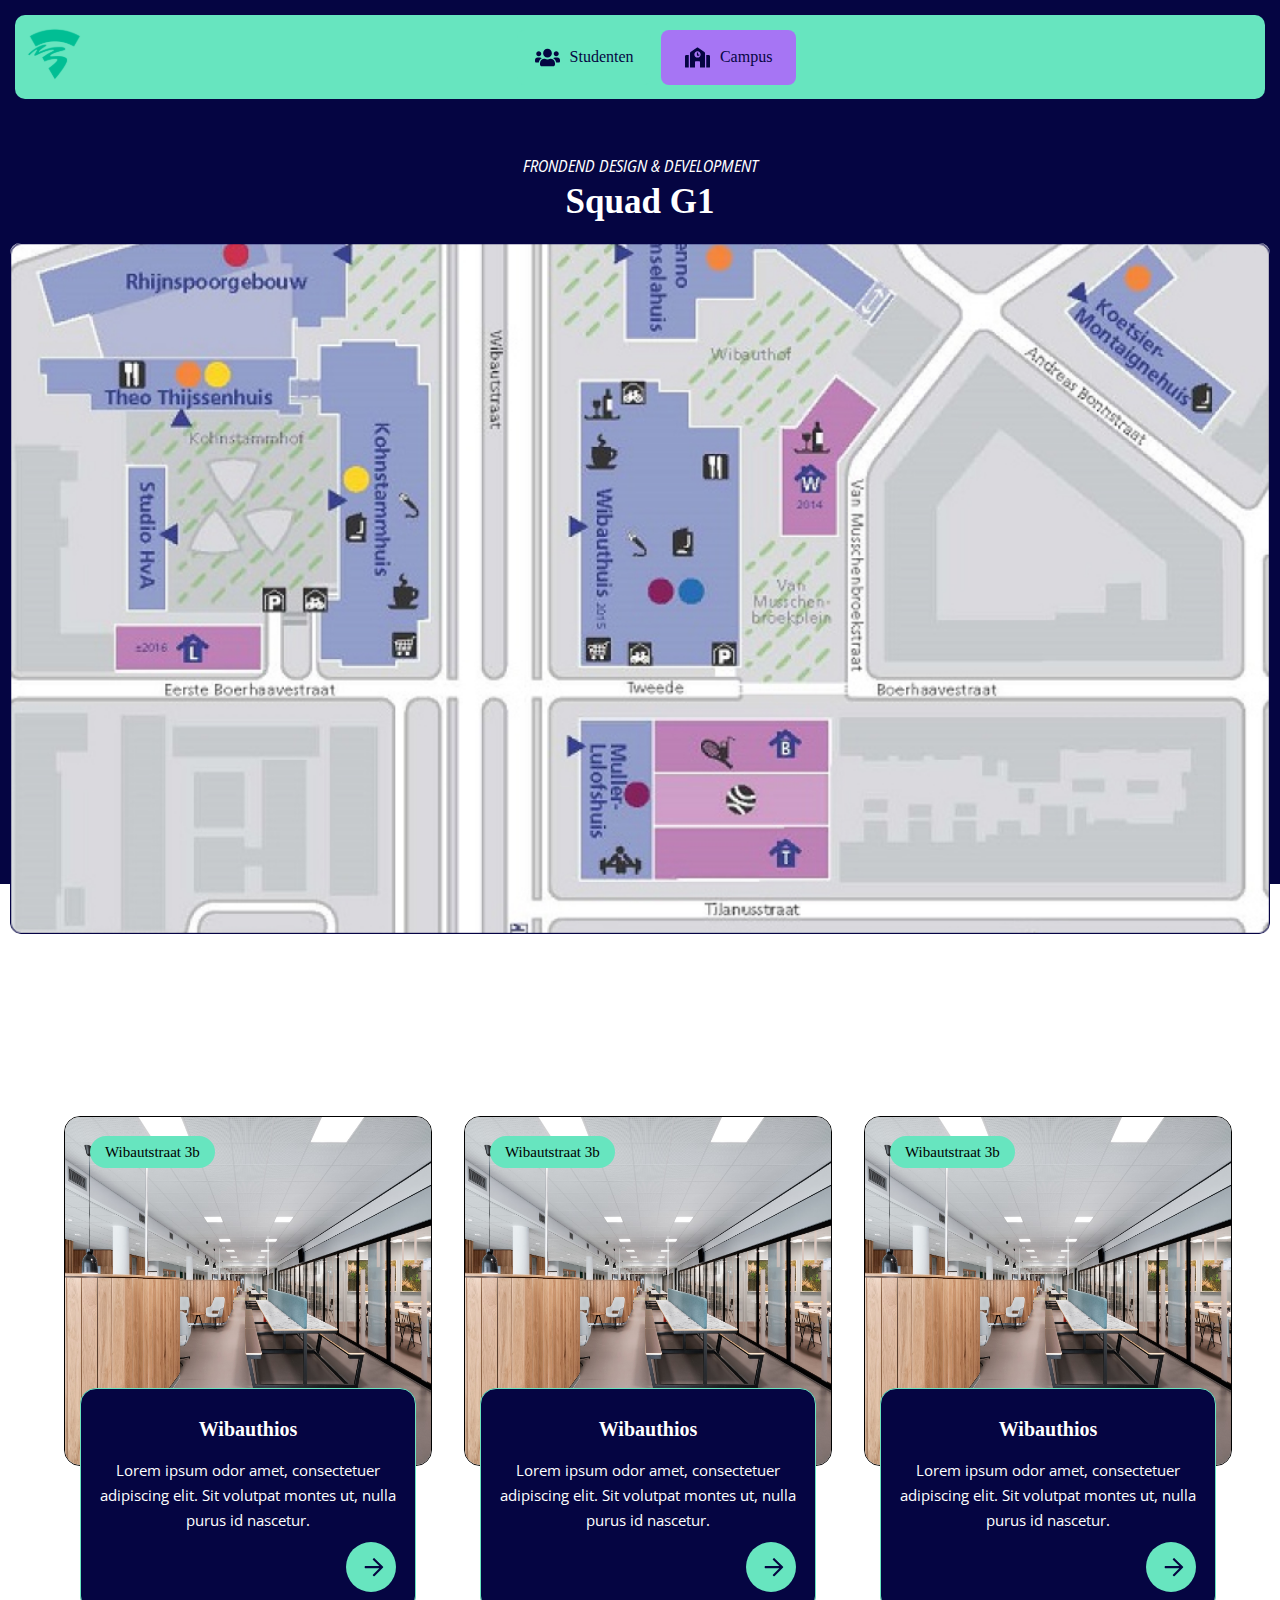
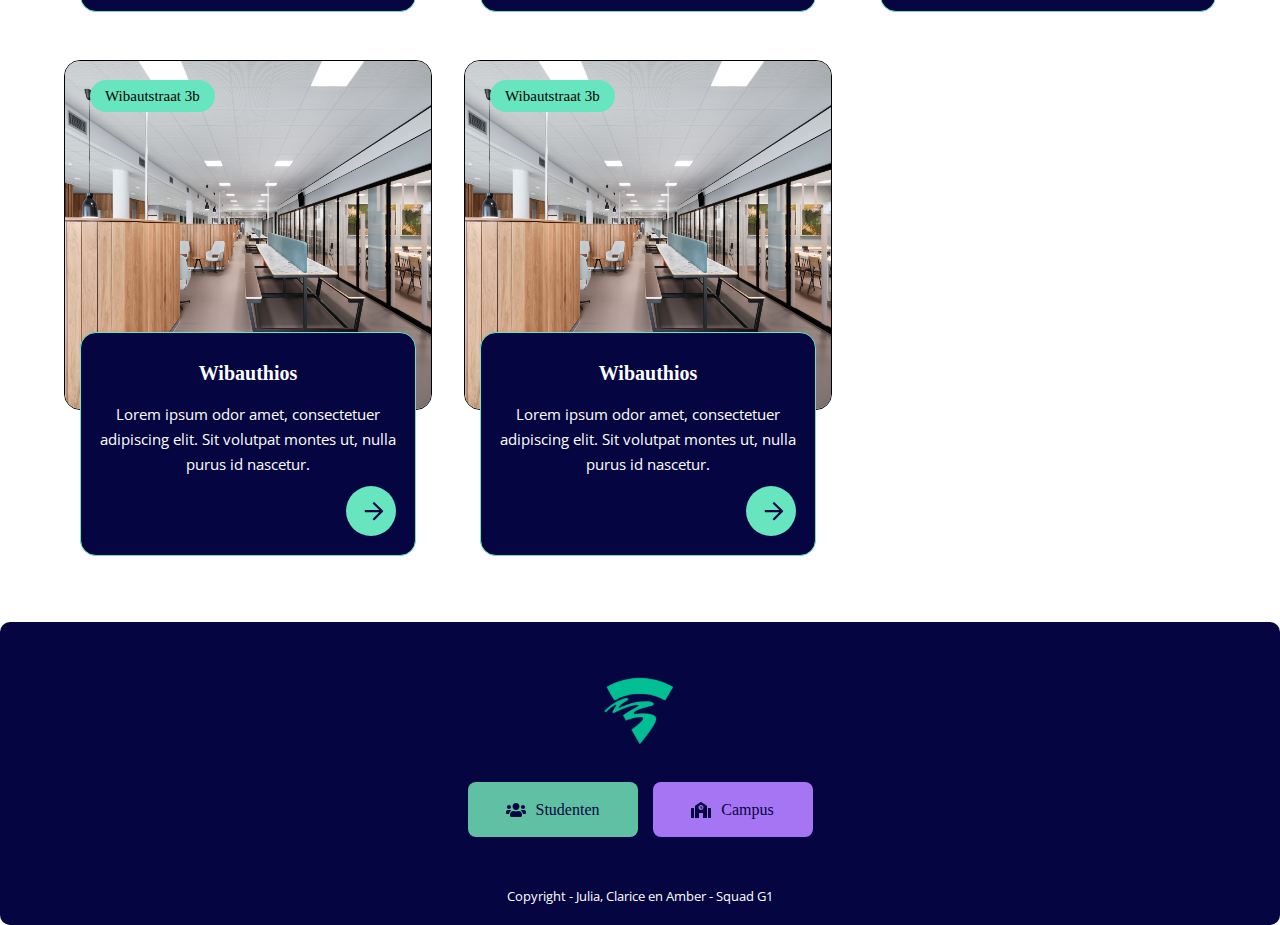
<file: amber-campus.html>
<!DOCTYPE html>
<html lang="en">

<head>
    <meta charset="UTF-8">
    <meta name="viewport" content="width=device-width, initial-scale=1.0">
    <title>Document</title>
    <link rel="stylesheet" href="styles/style.css">

</head>

<body>
    <!-- HIER START DE NAVIGATIEBAR -->
    <main class="campus">
    <!-- GROENE NAVIGATIEBALK -->
     <section class="campus-top">
        <header class="navbar-green">
            <nav>
                <a href="amber.html"><img src="/assets/logo-fdnd.svg" alt="logo Frondend Design & Development"></a>
                <div class="nav-buttons">
                    <a class="button-student-header" href="amber.html#card-content">
                        <img src="assets/icon-studenten.svg" alt="icon user studenten">Studenten</a>
                    <a class="button-campus-header" href="amber-campus.html">
                        <img src="assets/icon-campus.svg" alt="icon campus">Campus</a>
                </div>
            </nav>
        </header> 
        <!-- HIER START DE BANNER -->
        <section class="campus-banner">
            <header>
                <sup><em>FRONDEND DESIGN & DEVELOPMENT</em></sup>
                <h1>Squad G1</h1>
            </header>
            <img class="map-image" src="assets/banner-map-campus-hva.jpg" alt="Banner vector school">
        </section>
     </section>
    <!-- HIER START DE CAMPUS GRID -->
    <section class="campus-page-listing-grid">
        <div class="campus-container">
            <ul class="campus-grid-page">
                <li>
                    <span>Wibautstraat 3b</span>
                    <img src="assets/wibaut-bibliotheek.jpg" alt="Wibauthuis" />
                    <h3>Wibauthios</h3>
                    <p>Lorem ipsum odor amet, consectetuer adipiscing elit. Sit volutpat montes ut, nulla purus
                        id nascetur.</p>
                    <a href="#"><img src="assets/arrow-right-squad.svg" alt="icon arrow right"></a>
                </li>
                <li>
                    <span>Wibautstraat 3b</span>
                    <img src="assets/wibaut-bibliotheek.jpg" alt="Wibauthuis" />
                    <h3>Wibauthios</h3>
                    <p>Lorem ipsum odor amet, consectetuer adipiscing elit. Sit volutpat montes ut, nulla purus
                        id nascetur.</p>
                    <a href="#"><img src="assets/arrow-right-squad.svg" alt="icon arrow right"></a>
                </li>
                <li>
                    <span>Wibautstraat 3b</span>
                    <img src="assets/wibaut-bibliotheek.jpg" alt="Wibauthuis" />
                    <h3>Wibauthios</h3>
                    <p>Lorem ipsum odor amet, consectetuer adipiscing elit. Sit volutpat montes ut, nulla purus
                        id nascetur.</p>
                    <a href="#"><img src="assets/arrow-right-squad.svg" alt="icon arrow right"></a>
                </li>
                <li>
                    <span>Wibautstraat 3b</span>
                    <img src="assets/wibaut-bibliotheek.jpg" alt="Wibauthuis" />
                    <h3>Wibauthios</h3>
                    <p>Lorem ipsum odor amet, consectetuer adipiscing elit. Sit volutpat montes ut, nulla purus
                        id nascetur.</p>
                    <a href="#"><img src="assets/arrow-right-squad.svg" alt="icon arrow right"></a>
                </li>
                <li>
                    <span>Wibautstraat 3b</span>
                    <img src="assets/wibaut-bibliotheek.jpg" alt="Wibauthuis" />
                    <h3>Wibauthios</h3>
                    <p>Lorem ipsum odor amet, consectetuer adipiscing elit. Sit volutpat montes ut, nulla
                        purus
                        id nascetur.</p>
                    <a href="#"><img src="assets/arrow-right-squad.svg" alt="icon arrow right"></a>
                </li>
            </ul>
        </div>
    </section>
    </main>

    <!-- DIT IS DE FOOTER -->
    <footer>
        <a href="amber.html"><img src="/assets/logo-fdnd.svg" alt="logo Frondend Design & Development"></a>
        <div class="buttons-footer">
            <a class="button-student-footer" href="amber.html#card-content">
                <img src="assets/icon-studenten.svg" alt="icon student">
                Studenten
            </a>
            <a class="button-campus-footer" href="amber-campus.html">
                <img src="assets/icon-campus.svg" alt="icon campus">
                Campus
            </a>
        </div>
        <p>Copyright - Julia, Clarice en Amber - Squad G1</p>
    </footer>

    <script src="scripts/script.js"></script>

</body>

</html>
</file>
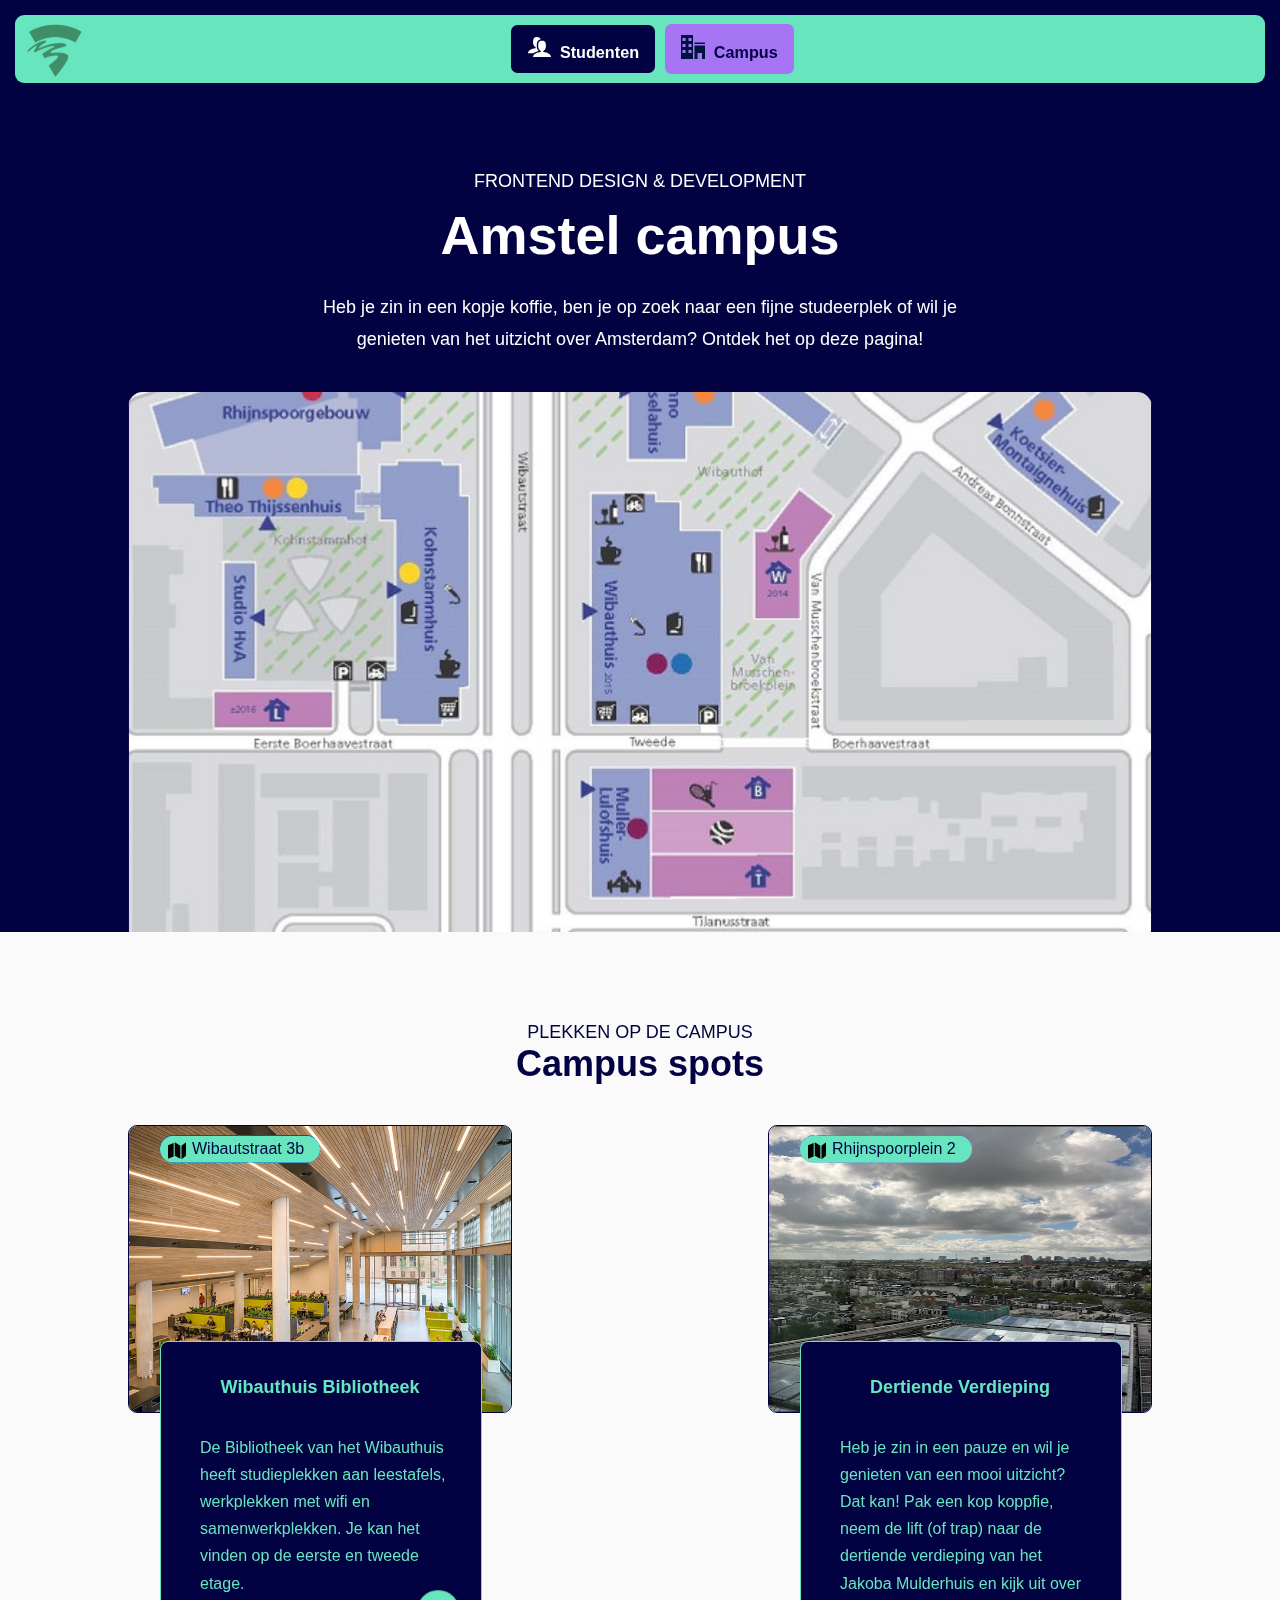
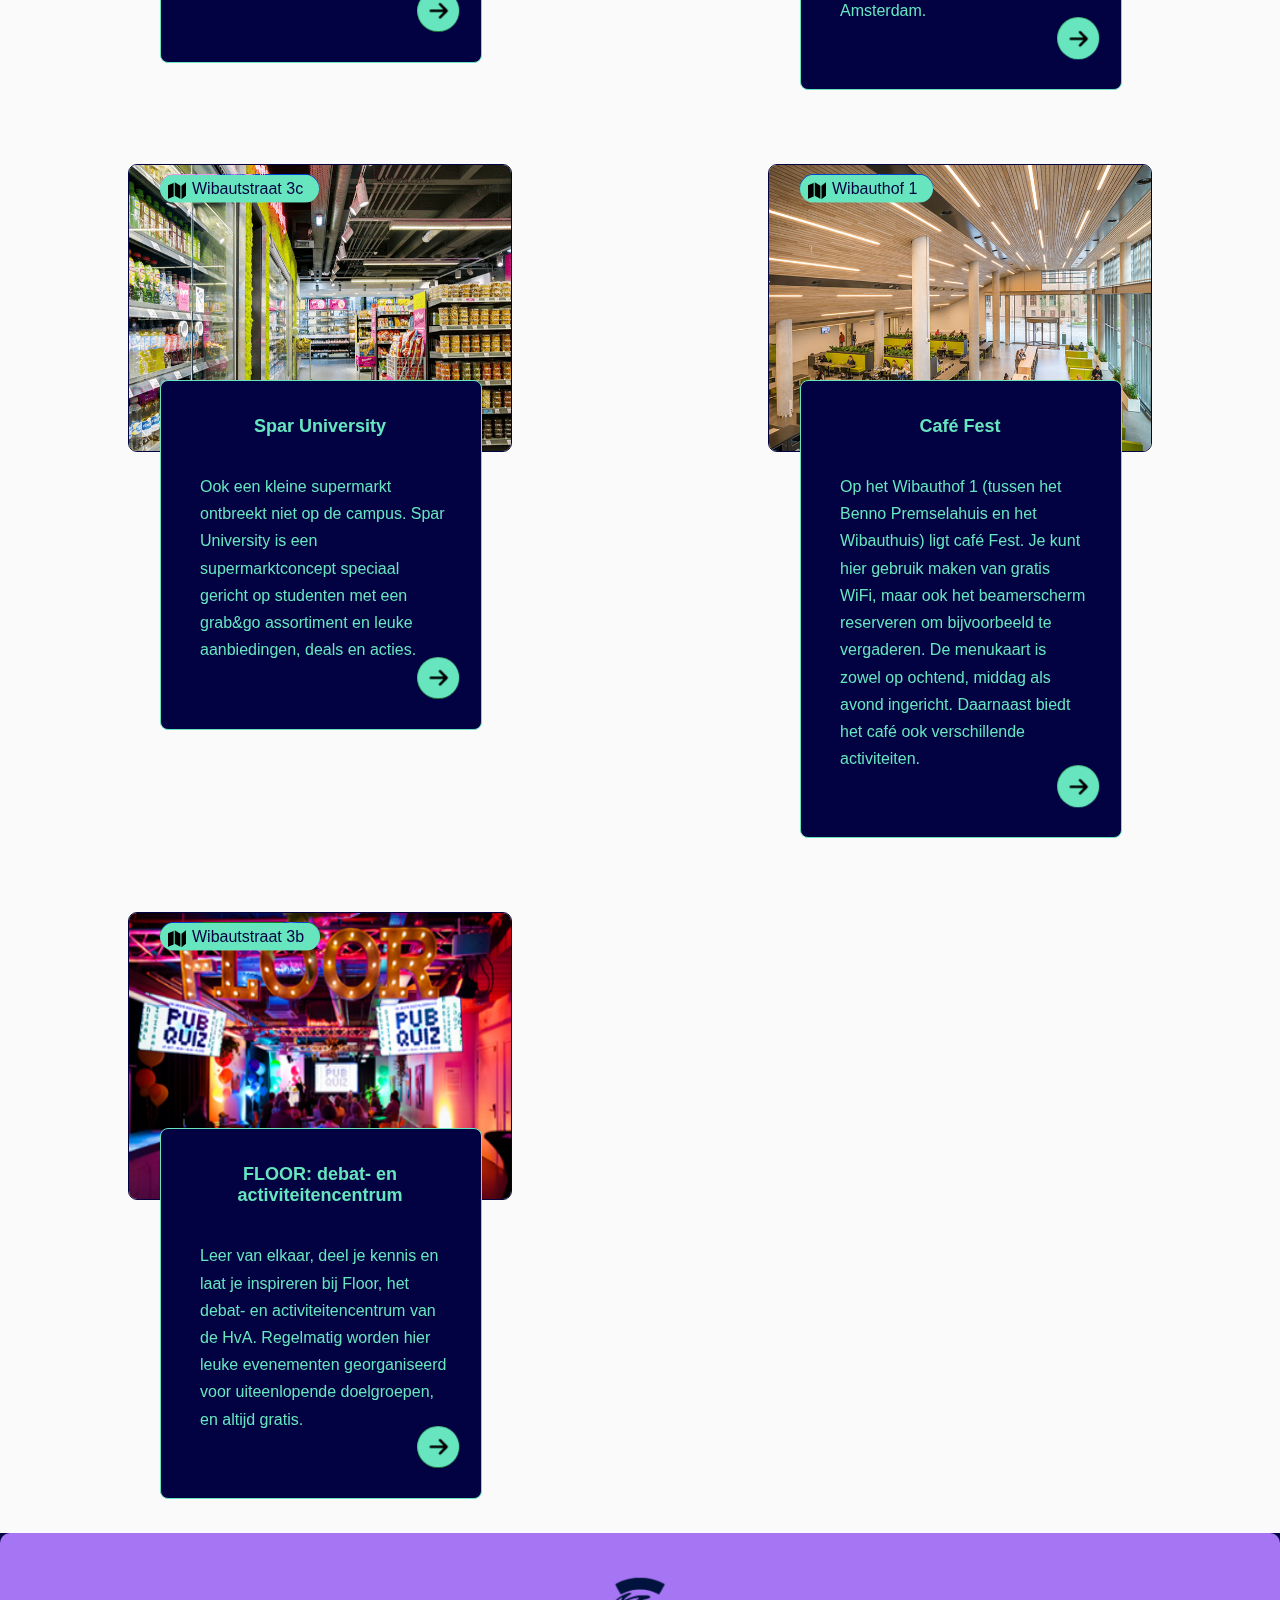
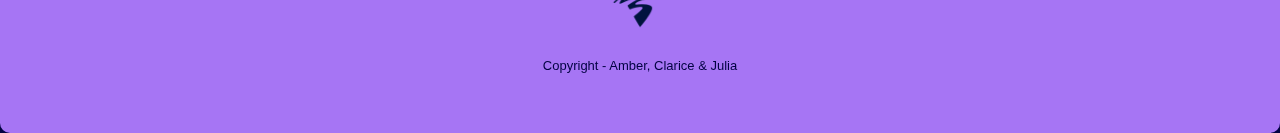
<file: campus.html>
<!DOCTYPE html>
<html lang="en">

<head>
    <meta charset="UTF-8">
    <meta name="viewport" content="width=device-width, initial-scale=1.0">
    <title>squadpages groep de eendtjes</title>
    <link rel="stylesheet" href="styles/styles.css">
</head>

<body class="body-campus">
    <div class="body-campus">
        <!-- Navigatie met 2 links naar een pagina -->
        <nav class="nav-campus">
            <a class="hva-logo" href="index.html"><img src="./assets/logo-hva-dark.svg" alt="logo van hva"></a>
            <span class="buttons-nav">
                <a class="button-studenten button-studenten-campus" href="index.html"><img
                        src="./assets/julia/svg-icons/studenten.svg" alt="icoon van groep studenten">Studenten</a>
                <a class="button-campus" href="campus.html"><img src="./assets/julia/svg-icons/campus.svg"
                        alt="icoon van school gebouw">Campus</a>
            </span>
        </nav>

        <!-- Header met titel, ondertitel, uitleg een een afbeelding -->
        <header class="header-campus">
            <h3>Frontend Design & Development</h3>
            <h1>Amstel campus</h1>
            <p>Heb je zin in een kopje koffie, ben je op zoek naar een fijne studeerplek of wil je genieten van het
                uitzicht
                over Amsterdam? Ontdek het op deze pagina!</p>
            <img src="./assets/campus-map.svg"
                alt="vector illustratie van een groep die les krijgt en achter hun laptop zit">
        </header>

        <main>
            <!-- Grid met campus cards -->
            <article class="campus-campus">
                <h3>Plekken op de campus</h3>
                <h2>Campus spots</h2>

                <ul class="campus-grid">
                    <!-- ITEM 1 -->
                    <li class="slider-content">
                        <p class="slider-content-locatie">Wibautstraat 3b</p>
                        <img src="./assets//julia/wibaut-bieb.jpg"
                            alt="afbeelding van de bibliotheek aan de Wibautstraat">
                        <h4>Wibauthuis Bibliotheek</h4>
                        <p class="slider-content-tekst">De Bibliotheek van het Wibauthuis heeft studieplekken aan
                            leestafels, werkplekken met wifi en samenwerkplekken. Je kan het vinden op de eerste en
                            tweede etage. </p>
                        <a href="https://www.hva.nl/locaties/bibliotheeklocaties/wibauthuis-bibliotheek.html"></a>
                    </li>

                    <!-- ITEM 2 -->
                    <li class="slider-content">
                        <p class="slider-content-locatie">Rhijnspoorplein 2</p>
                        <img src="./assets/dertiende.png" alt="afbeelding van de bibliotheek aan de Wibautstraat">
                        <h4>Dertiende Verdieping</h4>
                        <p class="slider-content-tekst">Heb je zin in een pauze en wil je genieten van een mooi
                            uitzicht? Dat kan! Pak een kop koppfie, neem de lift (of trap) naar de dertiende verdieping
                            van het Jakoba Mulderhuis en kijk uit over Amsterdam. </p>
                        <a
                            href="https://www.hva.nl/amstelcampus/de-amstelcampus/gebouwen/jakoba-mulderhuis/jakoba-mulderhuis.html"></a>
                    </li>

                    <!-- ITEM 3 -->
                    <li class="slider-content">
                        <p class="slider-content-locatie">Wibautstraat 3c</p>
                        <img src="./assets//julia/sparuniversity.png"
                            alt="afbeelding van de bibliotheek aan de Wibautstraat">
                        <h4>Spar University</h4>
                        <p class="slider-content-tekst">Ook een kleine supermarkt ontbreekt niet op de campus. Spar
                            University is een supermarktconcept speciaal gericht op studenten met een grab&go
                            assortiment en leuke aanbiedingen, deals en acties. </p>
                        <a href="https://www.spar.nl/winkels/spar-university-hva-amsterdam-451/"></a>
                    </li>

                    <!-- ITEM 4 -->
                    <li class="slider-content">
                        <p class="slider-content-locatie">Wibauthof 1</p>
                        <img src="./assets//julia/wibaut-bieb.jpg"
                            alt="afbeelding van de bibliotheek aan de Wibautstraat">
                        <h4>Café Fest</h4>
                        <p class="slider-content-tekst">Op het Wibauthof 1 (tussen het Benno Premselahuis en het
                            Wibauthuis) ligt café Fest. Je kunt hier gebruik maken van gratis WiFi, maar ook het
                            beamerscherm reserveren om bijvoorbeeld te vergaderen. De menukaart is zowel op ochtend,
                            middag als avond ingericht. Daarnaast biedt het café ook verschillende activiteiten. </p>
                        <a href="https://cafefest.nl/"></a>
                    </li>

                    <!-- ITEM 5 -->
                    <li class="slider-content">
                        <p class="slider-content-locatie">Wibautstraat 3b</p>
                        <img src="./assets//julia/floorhva.png" alt="afbeelding van de bibliotheek aan de Wibautstraat">
                        <h4>FLOOR: debat- en activiteitencentrum</h4>
                        <p class="slider-content-tekst">Leer van elkaar, deel je kennis en laat je inspireren bij Floor,
                            het debat- en activiteitencentrum van de HvA. Regelmatig worden hier leuke evenementen
                            georganiseerd voor uiteenlopende doelgroepen, en altijd gratis. </p>
                        <a href="https://www.hva.nl/floor"></a>
                    </li>

                    <!-- ITEM 6 -->
                </ul>



            </article>
        </main>

        <footer>
            <a href="index.html"><img src="./assets/logo-hva.png" alt="logo"></a>
            <p>Copyright - Amber, Clarice & Julia</p>
        </footer>

    </div>

    <script src="scripts/script.js"></script>
</body>

</html>
</file>
<file: styles/style.css>
* {
	box-sizing:border-box;	
  margin: 0;
}

@font-face {
  font-family: 'Open Sans extra bold';
  src: url('../assets/open-sans/OpenSans-ExtraBold.ttf');
  src: url('../assets/open-sans/OpenSans-Regular.ttf');
  src: url('../assets/open-sans/OpenSans_SemiCondensed-Italic.ttf');
}

@font-face {
  font-family: 'Open Sans regular';
  src: url('../assets/open-sans/OpenSans-Regular.ttf');
}

@font-face {
  font-family: 'Open Sans semi condensed italic';
  src: url('../assets/open-sans/OpenSans_SemiCondensed-Italic.ttf');
}

main {
  margin: 0;
}

html {
  margin: 0;
}

/* NAVIGATIEBAR */

header.navbar {
  padding: 5px 15px 15px;
  position: sticky;
  top: 10px;
  overflow: hidden;
  z-index: 99;
}
header.navbar nav {
  background-color: #050542;
  border: 10px;
  border-radius: 10px;
  display: flex;
  padding: 10px;
  justify-content: space-between;
  gap: 0 30px;
}

.nav-buttons {
  margin: auto;
  display: flex;
  flex-direction: row;
  gap: 10px;
}

.nav-buttons button {
    transition: ease-in-out 0.2s;
}

.nav-buttons a {
  color: #050542;
  text-decoration: none;
}

/* LOGO FDND */

header.navbar img{
  width: 60px;
}

/* BUTTON STUDENT */

a.button-student-header {
  background-color: #67E5BF;
  display: flex;
  flex-direction: row;
  justify-content: center;
  border: none;
  height: 55px;
  width: 40%;
  align-items: center;
  border-radius: 8px;
  padding-left: 25px;
  padding-right: 25px;
  font-family: 'Open Sans';
  color: #050542; 
  text-decoration: none;
  gap: 10px;
}

/* BUTTON CAMPUS */

a.button-campus-header {
  background-color: #A675F4;
  display: flex;
  flex-direction: row;
  justify-content: center;
  border: none;
  height: 55px;
  width: 40%;
  align-items: center;
  border-radius: 8px;
  padding-left: 25px;
  padding-right: 25px;
  font-family: 'Open Sans';
  color: #050542; 
  text-decoration: none;
  gap: 10px;
  font-size: 1em;
}

a.button-campus-header img {
  width: 30px;
}

/* HIER KOMT DE BANNER */

section.banner {
  padding: 50px 10px 0 10px;
  margin: auto;
  display: flex;  justify-content: center;
  flex-direction: column;
}

section.banner sup {
  text-align: center;
  font-family: 'Open Sans semi condensed italic';
  font-size: 17px;
  margin-bottom: 0.2em;
}

section.banner h1 {
  text-align: center;
  font-family: 'Open Sans';
  font-size: 35px;
  font-weight: 800;
  margin-bottom: 0.6em;
}

section.banner p {
  text-align: center;
  padding-bottom: 30px;
  font-family: 'Open Sans regular';
  font-size: 16px;
  line-height: 25px;
}

section.banner img.vector{
  width: 100%;
  height: auto;
}

/* BUTTONS BANNER */

.buttons-banner {
  display: flex;
  flex-direction: column;
  align-items: center;
  align-self: center;
  gap: 10px;
  padding-bottom: 30px;
}

/* SQUAD BUTTON */

a.squad {
  background-color: #A675F4;
  display: flex;
  flex-direction: row;
  justify-content: center;
  border: none;
  height: 55px;
  align-items: center;
  border-radius: 8px;
  padding-left: 25px;
  padding-right: 25px;
  font-size: 16px;
  font-family: 'Open Sans';
  color: #050542; 
  text-decoration: none;
  gap: 10px;
}

a.squad img {
  width: 15px;
  height: 15px;
}

/* CAMPUS BUTTON */

a.campus {
  display: flex;
  flex-direction: row;
  justify-content: center;
  border: none;
  height: 55px;
  align-items: center;
  border-radius: 8px;
  padding-left: 25px;
  padding-right: 25px;
  font-family: 'Open Sans';
  font-size: 16px;
  color: #050542; 
  text-decoration: none;
  gap: 10px;
}

a.campus img {
  width: 15px;
  height: 15px;
}

/* HIER KOMT DE ZOEKFUNCTIE FILTER */

form {
  align-self: center;
  padding-bottom: 30px;
}

input {
  background-color: #5fc0a3;
  border: none;
  width: 300px;
  height: 55px;
  border-radius: 8px;
  margin-bottom: 30px;
  background-image: url('/assets/search-icon.svg');
  background-position: right 1.2em bottom 1.2em; 
  background-repeat: no-repeat;
  padding-left: 30px;
  padding-top: 6px;
  margin: auto;
}

input::placeholder {
  color: #050542;
  font-family: 'Open Sans medium';
  font-size: 15px;
  }

/* HIER KOMT DE CODE VOOR DE GRID LISTING CARDS VAN STUDENTEN */

section.card-content {
  padding: 40px 10px 50px 10px;
  background-color: #050542;
  display: flex;
  flex-direction: column;
}

.card-content ul {
  align-items: center;
  align-self: center;
  margin: 0;
  padding: 30px 0px 0px 0px;
  list-style-type: none;
  display: flex;
  flex-wrap: wrap;
  grid-template-columns: repeat(auto-fit, minmax(24em, 1 fr));
  grid-auto-flow: dense;
  justify-content: center;
}

li {
	position:relative;
	width:26em;
	padding:2em 1em 1em;
	display:grid;
	grid-template-rows:6em 15em 9em;
	grid-template-columns:1em 22em 1em;
	row-gap:1em;
}

li::before {
	content:"";
	color:red;
	grid-row-start:2;
	grid-row-end:4;
	grid-column-start:1;
	grid-column-end:4;
	border:solid 1px #67E5BF;
	border-radius:1em;
} 

.card-content h2 {
	grid-row-start:1;
	grid-row-end:3;
	grid-column-start:2;
	align-self:start;
	justify-self:center;
	translate:0 -50%;
	z-index:1;
	background-color: #A675F4;
  font-family: 'Open Sans';
  font-weight: 500;
  font-size: 16px;
	margin:0;
	padding:.5em 1em;
	border-radius:2em;
}

.card-content img {
  height: 350px;
	width:100%;
  object-fit: cover;
	grid-row-start:1;
	grid-column-start:2;
	border:solid 1px #67E5BF;
	border-radius:1em;
  transform: rotate(90deg);
   object-fit: cover;
  object-position: 50% 30%;
}

.card-content p {
  margin-top: 15px;
  margin-left: 10px;
  margin-right: 5px;
	grid-row-start:3;
	grid-column-start:2;
  color: #67E5BF;
  font-family: 'Open Sans regular';
  font-size: 15px;
  line-height: 25px;
  
}

.card-content li a {
	grid-row-start:3;
	grid-column-start:2;
  align-self: end;
  justify-self: end;
  background: #ddd;
  padding: 15px 10px 10px 15px;
  width: 50px;
  height: 50px;
  border-radius: 100px;
  margin-bottom: 20px;
}

.card-content a img {
	height: 20px;
  width: 20px;
  border: none;
  transform: rotate(0deg);
}

/* INFO BLOKKEN STUDENT CARDS */

img.icon-age {
  border: none;
  transform: rotate(0deg);
  object-fit: contain;
  vertical-align: middle;
  padding-right: 5px;
  width: 20px;
  height: 20px;
}

img.icon-map {
  border: none;
  transform: rotate(0deg);
  object-fit: contain;
  vertical-align: middle;
  padding-right: 5px;
  width: 18px;
  height: 18px;
}

.info p {
  background-color: #67E5BF;
  color: #050542;
  z-index: 5;
  font-size: 14px;
  height: 35px;
  align-items: center;
  padding: 5px 15px 15px 15px;
  border-radius: 30px;
  margin: 0;
}

li span {
  margin-left: 10px;
  margin-top: -35px;
  grid-row-start:3;
	grid-column-start:2;
  display: flex;
  justify-content: row;
  gap: 10px;
}

/* HIER ONDER VOLGT DE PAGINATION */

nav.pagination {
  padding-top: 1em;
  align-self: center;
}

nav.pagination a {
  color: #050542;
  float: left;
  padding: 9px 16px;
  text-decoration: none;
  transition: background-color .3s;
  border-radius: 8px;
}

/* Style the active/current link */
nav.pagination a.active {
  background-color: #67E5BF;
  color: #050542;
  border-radius: 8px;
  font-family: 'Open Sans';
}

/* Add a grey background color on mouse-over */
nav.pagination a:hover:not(.active) {
  background-color: #67E5BF;
  color: #050542;
  border-radius: 8px;
  font-family: 'Open Sans';
}

/* HIER KOMT DE CAMPUS BANNER */

section .campus-grid {
  display: flex;
  flex-direction: column;
  justify-content: center;
}

header.campus-banner {
  padding: 50px 10px 0px 10px;
  margin: auto;
  display: flex;  
  flex-direction: column;
  align-items: center;
}

header.campus-banner sup {
  text-align: center;
  font-family: 'Open Sans semi condensed italic';
  font-size: 17px;
  margin-bottom: 0.2em;
}

header.campus-banner h2 {
  text-align: center;
  font-family: 'Open Sans';
  font-size: 30px;
  font-weight: 800;
  margin-bottom: 0em;
}

/* HIER KOMT DE CAMPUS LISTING GRID */

section.campus-listing-grid {
  display: flex;
  flex-direction: column;
  justify-items: center;
  align-items: center; 
  padding-bottom: 50px; 
}

section.campus-listing-grid ul {
	margin:0;
	padding: 0;
	list-style-type:none;
}

section.campus-listing-grid li {
  justify-content: center;
	position:relative;
	width:26em;
	padding:2em 1em 1em;
	display:grid;
	grid-template-rows:16em 6em 7em;
	grid-template-columns:1em 21em 1em;
	row-gap:1em;
}

section.campus-listing-grid li::before {
	content:"";
	color:black;
	grid-row-start:2;
	grid-row-end:4;
	grid-column-start:2;
	grid-column-end:3;
	background: #050542;
	border:solid 1px #67E5BF;
	border-radius:1em;
	z-index:1;
} 

section.campus-listing-grid span {
	grid-row-start:1;
	grid-row-end:3;
	grid-column-start:2;
	align-self:start;
	justify-self:left;
	z-index:1;
	background-color: #67E5BF;
  font-family: 'Open Sans';
  font-size: 15px;
	margin-top: 20px;
	padding:.5em 1em;
	border-radius:2em;
}

section.campus-listing-grid img {
	width:100%;
  height: 350px;
	grid-row-start:1;
	grid-column-start:1;
	grid-column-end: 4;
	border:solid 1px black;
	border-radius:1em;
}

section.campus-listing-grid h3 {
	font-size: 25px;
	grid-row-start:2;
	grid-column-start:2;
	z-index:3;
	padding: 20px 20px 20px 20px;
  font-family: 'Open Sans';
  font-weight: 700;
  font-size: 20px;
  color: #ffffff;
  margin-top: 10px;
}

section.campus-listing-grid p {
	grid-row-start:2;
	grid-column-start:2;
	z-index:3;
	padding: 60px 20px 20px 20px;
  font-family: 'Open Sans regular';
  font-size: 15px;
   color: #ffffff;
   line-height: 25px;
   margin-top: 10px;
}

section.campus-listing-grid li a {
	grid-row-start:3;
	grid-column-start:2;
  align-self: end;
  justify-self: end;
  background: #67E5BF;
  padding: 15px 10px 10px 15px;
  width: 50px;
  height: 50px;
  border-radius: 100px;
  margin-bottom: 20px;
  margin-right: 20px;
  z-index: 4;
}

section.campus-listing-grid a img {
	height: 20px;
  width: 20px;
  border: none;
}

.campus-listing-grid {
     position: relative;
    width: 100%;
    max-width: 1200px;
    margin: 0 auto;
   
}

.carousel-container {
    width: 100%;
    overflow: hidden;
}

.carousel-list {
    display: flex;
    transition: transform 0.5s ease-in-out;
    list-style: none;
    padding: 0;
    margin: 0;
}

.carousel-list li {
    flex: 0 0 50%; /* Full width per item */
    padding: 20px;
    box-sizing: border-box;
    text-align: center;
}

.carousel-list img {
    max-width: 100%;
    height: auto;
}

/* CAROUSEL BUTTONS PREVIOUS / NEXT */
.carousel-prev, .carousel-next {
    position: absolute;
    top: 45%;
    transform: translateY(-50%);
    background-color: #050542;
    color: white;
    border: none;
    border-radius: 8px;
    padding: 15px 22px 15px 22px;
 
    cursor: pointer;
    font-size: 24px;
}

.carousel-prev {
    left: 10px;
}

.carousel-next {
    right: 10px;
}

/* HIER KOMT DE FOOTER */

footer{
  background-color: #050542;
  border-radius: 10px;
  display: flex;
  flex-direction: column;
  padding: 50px 10px 20px 10px;
  align-items: center;
}

footer a img {
  width: 80px;
  height: 80px;
  align-self: center;
  display: flex;
}

.buttons-footer {
  align-self: center;
  display: flex;
  flex-direction: row;
  gap: 15px;
  padding-top: 30px;
}

.buttons-footer a img {
  width: 20px;
}

a.button-student-footer {
  background-color: #5fc0a3;
  display: flex;
  flex-direction: row;
  justify-content: center;
  border: none;
  height: 55px;
  width: 170px;
  align-items: center;
  border-radius: 8px;
  padding-left: 30px;
  padding-right: 30px;
  font-family: 'Open Sans';
  color: #050542; 
  text-decoration: none;
  gap: 10px;
}

a.button-campus-footer {
  background-color: #A675F4;
  display: flex;
  flex-direction: row;
  justify-content: center;
  border: none;
  height: 55px;
  width: 160px;
  align-items: center;
  border-radius: 8px;
  padding-left: 30px;
  padding-right: 30px;
  font-family: 'Open Sans';
  color: #050542; 
  text-decoration: none;
  gap: 10px;
}

footer p {
  padding-top: 50px;
  color: #ffffff;
  align-self: center;
  font-family: 'Open Sans regular';
  font-weight: 100;
  font-size: 13px;
}

/* VOOR SCHERMGROTE VAN MINIMAAL 768PX */

@media screen and (min-width: 768px) {

/* HIER KOMT DE BANNER */

section.banner {
  padding: 80px 10px 0 10px;
}

section.banner sup {
  font-size: 20px;
  margin-bottom: 0.2em;
}

section.banner h1 {
  font-size: 50px;
  margin-bottom: 0.6em;
}

section.banner p {
  width: 40em;
  align-self: center;
  padding-bottom: 50px;
}

section.banner img.vector {
  width: 85%;
  height: auto;
  align-self: center;
}

/* BUTTONS BANNER */

.buttons-banner {
  flex-direction: row;
}

/* HIER KOMT DE CAMPUS BANNER */

header.campus-banner {
  padding: 80px 10px 0px 10px;
}

header.campus-banner sup {
  font-size: 20px;
}

header.campus-banner h2 {
  font-size: 40px;
}

section.campus-listing-grid { 
  padding-bottom: 80px; 
}

/* CAROUSEL CAMPUS */

  .carousel-list li {
     flex: 0 0 33.33%; /* 3 items per row on larger screens */
  }
}




@media screen and (max-width: 1000px) {
   .carousel-list li {
     flex: 0 0 50%; /* 3 items per row on larger screens */
  }
}

@media screen and (max-width: 768px) {
   .carousel-list li {
     flex: 0 0 100%; /* 3 items per row on larger screens */
  }
}




/* HIER BEGINT DE CAMPUS PAGINA */

main.campus {
  margin: 0;
}


/* DIT IS DE GREEN NAVBAR */

header.navbar-green {
  padding: 5px 15px 15px;
  position: sticky;
  top: 10px;
  overflow: hidden;
  z-index: 99;
}
header.navbar-green nav {
  background-color: #67E5BF;
  border: 10px;
  border-radius: 10px;
  display: flex;
  padding: 10px;
  justify-content: space-between;
  gap: 0 30px;
}

.navbar-green.nav-buttons.nav-buttons {
  margin: auto;
  display: flex;
  flex-direction: row;
  gap: 10px;
}

.nav-buttons button {
    transition: ease-in-out 0.2s;
}

.nav-buttons a {
  color: #050542;
  text-decoration: none;
}

/* LOGO FDND */

header.navbar-green img{
  width: 60px;
}

/* BUTTON STUDENT */

a.button-student-header {
  background-color: #67E5BF;
  display: flex;
  flex-direction: row;
  justify-content: center;
  border: none;
  height: 55px;
  width: 40%;
  align-items: center;
  border-radius: 8px;
  padding-left: 25px;
  padding-right: 25px;
  font-family: 'Open Sans';
  color: #050542; 
  text-decoration: none;
  gap: 10px;
}

/* BUTTON CAMPUS */

a.button-campus-header {
  background-color: #A675F4;
  display: flex;
  flex-direction: row;
  justify-content: center;
  border: none;
  height: 55px;
  width: 40%;
  align-items: center;
  border-radius: 8px;
  padding-left: 25px;
  padding-right: 25px;
  font-family: 'Open Sans';
  color: #050542; 
  text-decoration: none;
  gap: 10px;
  font-size: 1em;
}

a.button-campus-header img {
  width: 30px;
}

/* HIER KOMT DE BANNER */

.campus-top {
  background-color: #050542;
}

.campus-banner {
  padding: 50px 10px 0 10px;
  margin: auto;
  display: flex;  justify-content: center;
  flex-direction: column;
  align-items: center;
  margin-bottom: 200px;
}

.campus-banner sup {
  text-align: center;
  font-family: 'Open Sans semi condensed italic';
  font-size: 17px;
  margin-bottom: 0.2em;
  color: #ffffff;
}

.campus-banner h1 {
  text-align: center;
  font-family: 'Open Sans';
  font-size: 35px;
  font-weight: 800;
  margin-bottom: 0.6em;
  color: #ffffff;
}

section.banner p {
  text-align: center;
  padding-bottom: 30px;
  font-family: 'Open Sans regular';
  font-size: 16px;
  line-height: 25px;
}

img.map-image{
  width: 100%;
  height: auto;
  border-radius: 10px;
  margin-bottom: -50px;
}

/* HIER KOMT DE CAMPUS LISTING */

ul.campus-grid-page {
  justify-content: center;
  display: grid;
  flex-direction: row;
grid-template-columns: repeat( auto-fit, minmax(380px, 1fr) );
}

.campus-container {
   width: 100%;
    overflow: hidden;
  
}

section.campus-page-listing-grid {
  display: flex;
  flex-direction: column;
  justify-items: center;
  align-items: center; 
  padding-bottom: 50px; 
}

section.campus-page-listing-grid ul {
	margin:0;
	padding: 0;
	list-style-type:none;
}

section.campus-page-listing-grid li {
  justify-content: center;
	position:relative;
	width:26em;
	padding:2em 1em 1em;
	display:grid;
	grid-template-rows:16em 6em 7em;
	grid-template-columns:1em 21em 1em;
	row-gap:1em;
}

section.campus-page-listing-grid li::before {
	content:"";
	color:black;
	grid-row-start:2;
	grid-row-end:4;
	grid-column-start:2;
	grid-column-end:3;
	background: #050542;
	border:solid 1px #67E5BF;
	border-radius:1em;
	z-index:1;
} 

section.campus-page-listing-grid span {
	grid-row-start:1;
	grid-row-end:3;
	grid-column-start:2;
	align-self:start;
	justify-self:left;
	z-index:1;
	background-color: #67E5BF;
  font-family: 'Open Sans';
  font-size: 15px;
	margin-top: 20px;
	padding:.5em 1em;
	border-radius:2em;
}

section.campus-page-listing-grid img {
	width:100%;
  height: 350px;
	grid-row-start:1;
	grid-column-start:1;
	grid-column-end: 4;
	border:solid 1px black;
	border-radius:1em;
}

section.campus-page-listing-grid h3 {
	font-size: 25px;
	grid-row-start:2;
	grid-column-start:2;
	z-index:3;
	padding: 20px 20px 20px 20px;
  font-family: 'Open Sans';
  font-weight: 700;
  font-size: 20px;
  color: #ffffff;
  margin-top: 10px;
}

section.campus-page-listing-grid p {
	grid-row-start:2;
	grid-column-start:2;
	z-index:3;
	padding: 60px 20px 20px 20px;
  font-family: 'Open Sans regular';
  font-size: 15px;
   color: #ffffff;
   line-height: 25px;
   margin-top: 10px;
}

section.campus-page-listing-grid li a {
	grid-row-start:3;
	grid-column-start:2;
  align-self: end;
  justify-self: end;
  background: #67E5BF;
  padding: 15px 10px 10px 15px;
  width: 50px;
  height: 50px;
  border-radius: 100px;
  margin-bottom: 20px;
  margin-right: 20px;
  z-index: 4;
}

section.campus-page-listing-grid a img {
	height: 20px;
  width: 20px;
  border: none;
}

.campus-page-listing-grid {
     position: relative;
    width: 100%;
    max-width: 1200px;
    margin: 0 auto;
   
}

.carousel-container {
    width: 100%;
    overflow: hidden;
}

.carousel-list {
    display: flex;
    transition: transform 0.5s ease-in-out;
    list-style: none;
    padding: 0;
    margin: 0;
}

.campus-grid-page li {
    flex: 0 0 50%; /* Full width per item */
    padding: 20px;
    box-sizing: border-box;
    text-align: center;
}

.campus-grid-page img {
    max-width: 100%;
    height: auto;
}
</file>
<file: styles/styles.css>
/* Main colors */
:root {
    --dark-blue: #020242;
    --bright-green: #67E5BF;
    --pink-purple: #A675F4;
    --main-white: #FAFAFA;
}

* {
    box-sizing: border-box;
    font-family: "Open Sans", sans-serif;
    font-size: 8px;
    color: var(--dark-blue);
    margin: 0;
}

body {
    background-color: var(--main-white);
}

/* Body campus */
.body-campus {
    background-color: var(--dark-blue);
}

/* Navigatie */
nav,
.nav-campus {
    background-color: var(--dark-blue);
    border-radius: .5em;
    display: flex;
    flex-direction: row;
    grid-template-columns: 1fr 1fr 1fr .1fr;
    gap: 1em;
    position: sticky;
    top: 13px;
    overflow: hidden;
    z-index: 5;
    margin: 15px 15px 40px 15px;
}

/* Navigatie logo */
nav a.hva-logo {
    grid-column: 1;
    align-self: center;
    justify-self: center;
}

/* Logo afmetingen van afbeelding */
nav a.hva-logo img {
    width: 3.5em;
    filter: invert(77%) sepia(82%) saturate(281%) hue-rotate(98deg) brightness(97%) contrast(85%);
    margin-left: 0.5em;
    margin-bottom: -0.5em;
}

/* Vormgeving link studenten en campus op nav */
span.buttons-nav {
    text-decoration: none;
    color: var(--dark-blue);
    font-weight: 650;
    font-size: .5em;
    padding: 1em 1em;
    height: 80%;
    gap: 10px;
    display: flex;
}

/* Afmeting link studenten en campus */
span.buttons-nav img {
    filter: invert(5%) sepia(53%) saturate(6239%) hue-rotate(219deg) brightness(91%) contrast(103%);
    width: 1.3em;
    margin-right: .5em;
}

/* Vormgeving link studenten */
nav a.button-studenten {
    background-color: var(--bright-green);
    border-radius: .4em;
    grid-column: 2;
    align-self: center;
    justify-self: center;
    /* width: 100%; */
    text-align: center;
    text-decoration: none;
    padding: 0.7em 1em 0.7em 1em;
    font-size: 1.8em;
    align-items: center;
    margin-left: 0em;

    transition: .3s ease;

}

/* Vormgeving link campus */
nav a.button-campus {
    background-color: var(--pink-purple);
    border-radius: .4em;
    grid-column: 2;
    align-self: center;
    justify-self: center;
    /* width: 100%; */
    text-align: center;
    text-decoration: none;
    padding: 0.7em 1em 0.7em 1em;
    font-size: 1.8em;
    align-items: center;

    transition: .3s ease;

}

span.buttons-nav {
    margin: auto;
}

/* Navigatie balk die opdezelfde plek blijft staan + grid */
.nav-campus {
    background-color: var(--bright-green);
}

/* Afmeting link studenten en campus */
nav .button-studenten-campus img {
    filter: invert(100%) sepia(1%) saturate(3%) hue-rotate(124deg) brightness(103%) contrast(100%);
    width: 1.3em;
    margin-right: .5em;
}

nav a.button-studenten-campus {
    background-color: var(--dark-blue);
    color: #ffffff;
}

span.buttons-nav {
    margin: auto;
}

/* Header */
header {
    text-align: center;
    line-height: 2em;
    display: flex;
    flex-direction: column;
    overflow: hidden;
}

header h3 {
    font-weight: 300;
    text-transform: uppercase;
    padding-bottom: 1em;
}

header h1 {
    font-size: 3em;
    font-weight: 800;
    padding-bottom: 0.7em;
}

header p {
    line-height: 1.8em;
    width: 80vw;
    margin: auto;
    position: relative;
    z-index: 1;
}

header img.banner-image {
    width: 150%;
    object-fit: contain;
    z-index: -1;
    align-self: center;
}

/* Vormgeving en positionering header campus */
.header-campus {
    text-align: center;
    line-height: 2em;
    display: flex;
    flex-direction: column;
    overflow: hidden;
}

.header-campus h3 {
    font-weight: 300;
    text-transform: uppercase;
    padding-bottom: 1em;
    color: #ffffff;
}

.header-campus h1 {
    /* font-size: 3em; */
    font-weight: 800;
    padding-bottom: 0.7em;
    color: #ffffff;
}

.header-campus p {
    line-height: 1.8em;
    /* width: 80vw; */
    /* margin: auto; */
    /* position: relative; */
    z-index: 1;
    color: #ffffff;
    margin-bottom: 2em;
}

.header-campus img {
    /* width: 80vw; */
    height: 25em;
    object-fit: cover;
    z-index: 1;
    align-self: center;
    border-radius: 15px 15px 0px 0px;
}

/* BUTTONS BANNER */
.buttons-banner {
    display: flex;
    flex-direction: column;
    align-items: center;
    align-self: center;
    gap: 10px;
    padding-bottom: 30px;
    padding-top: 2em;
}

/* SQUAD BUTTON */
a.squad {
    background-color: #A675F4;
    display: flex;
    flex-direction: row;
    justify-content: center;
    border: none;
    align-items: center;
    border-radius: 8px;
    padding: 0.7em 1em 0.7em 1em;
    font-size: 1em;
    font-family: 'Open Sans';
    color: #050542;
    text-decoration: none;
    gap: 10px;
    transition: .3s ease;
}

a.squad img {
    width: 15px;
    height: 15px;
}

/* CAMPUS BUTTON */
a.campus {
    display: flex;
    flex-direction: row;
    justify-content: center;
    border: none;
    height: 55px;
    align-items: center;
    border-radius: 8px;
    padding: 0.7em 1em 0.7em 1em;
    font-family: 'Open Sans';
    font-size: 1em;
    color: #050542;
    text-decoration: none;
    gap: 10px;

    position: relative;
    outline: none;
}

/* hover animatie en vormgeving campus link */
a.campus::after {
    content: "";
    position: absolute;
    top: 100%;
    left: 0%;
    right: 0%;
    height: .1em;
    background-color: var(--dark-blue);
    scale: 0 1;
    transform-origin: right;
    transition: scale .3s;
}

a.campus:hover::after {
    scale: 1 1;
    transform-origin: left;
}

a.campus img {
    width: 15px;
    height: 15px;
}

/* Achtergrond kleur en positionering element met alle cards van studenten */
main {
    background-color: var(--dark-blue);
    border-radius: .5em;

    width: 100%;

    text-align: center;
}

/* Vormgeving en positionering zoek balk  */
main input {
    background-color: var(--bright-green);
    border-style: none;
    padding: 1em;
    border-radius: .5em;
    width: 20em;
    margin-top: 3em;

    background-image: url('../assets/julia/svg-icons/search.svg');
    background-repeat: no-repeat;
    background-position: right 1em bottom 1.2em;
    backdrop-filter: invert(5%) sepia(53%) saturate(6239%) hue-rotate(219deg) brightness(91%) contrast(103%);
    background-size: 1.5em;
}

/* Kleur tekst zoekbalk */
input::placeholder {
    color: var(--dark-blue);
}

/* Grid met alle cards */
#myUL {
    margin: 0;
    padding: 0;
    list-style-type: none;

    padding-bottom: 3em;

    margin-top: 2em;

    display: grid;
    grid-template-columns: repeat(auto-fit, minmax(24em, 1fr));
    grid-auto-flow: dense;
    row-gap: 2em;
}

/* Vormgeving en positionering van een card met grid */
li {
    font-size: 4px;
    /* 1em is nu ...px */

    margin: 0;
    padding: 0;

    display: grid;
    grid-template-columns: 1em 22em 1em;
    grid-template-rows: 6em 15em 10em;

    margin-top: 3em;
    justify-self: center;
    align-self: start;

    position: relative;
}

li {
    font-size: 4px;
}

.main-article article {
    font-size: 5px;
}

/* Naam in card */
li>h3 {
    grid-column: 2 / 3;
    grid-row: 1 / 3;

    background-color: var(--pink-purple);
    margin: 0;
    padding: .5em 1.5em;
    border-radius: 2em;

    justify-self: center;
    align-self: start;

    z-index: 1;

    translate: 0% -50%;
    font-size: 1em;

}

/* Afbeelding in card */
.student-card img {
    grid-column: 2 / 3;
    grid-row: 1 / 3;

    width: 100%;
    height: 100%;
    object-fit: cover;

    border-color: var(--bright-green);
    border-radius: .5em;
    border: 1px solid var(--bright-green); 
    transform: rotate(90deg);
}

.rotate img {
    transform: rotate(0deg);
}

/* Positionering in grid van leeftijd, plaats en motto */
li p {
    grid-column: 2 / 3;
    grid-row: 3 / 4;
    padding-bottom: 2em;

    font-size: 1em;
}

/* Vormgeving van afbeeldingen van pijl */
li>a>img {
    filter: invert(5%) sepia(53%) saturate(6239%) hue-rotate(219deg) brightness(91%) contrast(103%);
    width: 1.3em;
}

/* Vormgeving en positionering van de pijl */
li>a {
    grid-column: 2/3;
    grid-row: 3/4;

    background-color: var(--bright-green);

    align-self: end;
    justify-self: end;

    padding: .5em;
    margin-bottom: 1.5em;
    margin-right: 1em;
    margin-top: 2em;
    /* height: max-content; */
    border-radius: 2em;

    width: 2.5em;
    height: 2.5em;

    text-align: center;

    transition: .3s ease;

}
/* eerste tag (p) op de studenten card met een icoon als achtergrond image */
.student-card p:nth-of-type(1) {
    background-color: var(--bright-green);

    align-self: start;
    justify-self: start;

    padding: .2em 1em .2em 2em;
    border-radius: 2em;

    background-image: url('../assets/julia/svg-icons/student.svg');
    background-repeat: no-repeat;
    background-position: left .5em bottom .1em;
    backdrop-filter: invert(5%) sepia(53%) saturate(6239%) hue-rotate(219deg) brightness(91%) contrast(103%);
    background-size: 1.3em;

    translate: 25% -25%;
}

/* Vormgeving plaats + icoon */
.student-card p:nth-of-type(2) {
    background-color: var(--bright-green);

    align-self: start;
    justify-self: end;

    padding: .2em 1em .2em 2em;
    border-radius: 2em;

    background-image: url('../assets/julia/svg-icons/map.svg');
    background-repeat: no-repeat;
    background-position: left .5em bottom .1em;
    backdrop-filter: invert(5%) sepia(53%) saturate(6239%) hue-rotate(219deg) brightness(91%) contrast(103%);
    background-size: 1.3em;

    translate: -40% -25%;
}

.student-card p:nth-of-type(3) {
    color: var(--bright-green);
    justify-self: center;
    align-self: center;
}

/* Vormgeving en positionering pijl */
li>a {
    color: var(--bright-green);

    align-self: end;
    justify-self: end;

    font-size: 1.0em;
    text-align: start;

    margin: 1.3em 0em 2em 0em;

    background-image: url('../assets/julia/svg-icons/arrow-right.svg');
    background-repeat: no-repeat;
    background-position: left .6em bottom .5em;
    backdrop-filter: invert(5%) sepia(53%) saturate(6239%) hue-rotate(219deg) brightness(91%) contrast(103%);
    background-size: 1.3em;

    transition: .3s ease;

}



/* Border rondom card */
li::before {
    content: "";

    grid-column: 1 / 4;
    grid-row: 2 / 4;

    border-style: solid;
    border-color: var(--bright-green);
    border-width: 1px;
    border-radius: .5em;

    height: 100%;
}

.campus {
    background-color: var(--main-white);
    font-family: "Open Sans", sans-serif;

}

.campus h3 {
    font-weight: 300;
    text-transform: uppercase;
    padding-top: 5em;
}

.campus h2 {
    font-size: 2em;
    font-weight: 800;
}

.campus a {
    font-size: 1.3em;
    margin-top: 2em;
}

.campus>a img {
    width: 1.5em;
    margin-left: 1em;
}

.campus {
    text-align: center;

}

/* Grid met micro lay-out van een campus card */
.slider-content {
    display: grid;
    grid-template-columns: 2em 20em 2em;
    grid-template-rows: 18em 1fr max-content;

    position: relative;

    margin-top: -2em;
}

/* adres */
.slider-content-locatie {
    grid-column: 2 / 3;
    grid-row: 1 / 2;

    z-index: 1;

    padding: .3em 1em .3em 2em;
    border-radius: 2em;
    background-color: var(--bright-green);

    background-image: url('../assets/julia/svg-icons/map.svg');
    background-repeat: no-repeat;
    background-position: left .5em bottom .2em;
    backdrop-filter: invert(5%) sepia(53%) saturate(6239%) hue-rotate(219deg) brightness(91%) contrast(103%);
    background-size: 1.1em;

    align-self: start;
    justify-self: start;

    translate: 0 300%;

    color: var(--dark-blue);

}

/* afbeelding */
.slider-content>img {
    grid-column: 1 / 4;
    grid-row: 1 / 2;

    width: 100%;
    height: 100%;

    border-color: var(--dark-blue);
    border: 1px solid; 
    border-radius: .5em;

    translate: 0 25%;
    z-index: 0;
}



/* afbeeldingen van pijlen kleur aangepast */
.main-article article>a img {
    margin: 0;

    filter: invert(77%) sepia(82%) saturate(281%) hue-rotate(98deg) brightness(97%) contrast(85%);
}



/* naam van plaats op campus */
.slider-content>h4 {
    grid-column: 2 / 3;
    grid-row: 2 / 3;

    color: var(--bright-green);
    text-align: center;

    z-index: 1;

    padding: 2em .5em;


}

/* tekst met uitleg over campus plek */
.slider-content-tekst {
    grid-column: 2 / 3;
    grid-row: 3 / 4;

    color: var(--bright-green);

    text-align: start;
    font-size: 1em;
    padding: 0em 2em 4em 2.5em;
    line-height: 1.7em;
    align-self: start;
    justify-self: center;

    z-index: 1;

    text-align: start;
}

/* pijl naar rechts met link */
.slider-content>a:nth-of-type(1) {
    grid-column: 2 / 3;
    grid-row: 3 / 4;

    align-self: end;
    justify-self: end;


    width: 2em;
    height: 2em;
    border-radius: 4em;

    background-color: var(--bright-green);

    margin-top: 2em;
    margin-bottom: 3em;

    z-index: 1;


    translate: -50% 80%;

    background-image: url('../assets/julia/svg-icons/arrow-right.svg');
    background-repeat: no-repeat;
    background-position: left .5em bottom .5em;
    backdrop-filter: invert(5%) sepia(53%) saturate(6239%) hue-rotate(219deg) brightness(91%) contrast(103%);
    background-size: 1em;
}

/* gekleurde border rondom tekst en titel */
.slider-content::before {
    content: "";

    width: 100%;
    height: 100%;

    grid-column: 2 / 3;
    grid-row: 2 / 4;

    background-color: var(--dark-blue);
    border-radius: .5em;
    border-style: solid;
    border-color: var(--bright-green);

    z-index: 1;
}

/* SWIPER POSITIONERING en VORMGEVING KNOPPEN */
.swiper {
    width: 100%;
    height: max-content;

    margin-bottom: 2em;
}

.swiper-button-prev {
    background-color: var(--pink-purple);
    color: var(--bright-green);
    border-style: none;
    padding: 1.5em;
    border-radius: .75em;
}

.swiper-button-next {
    background-color: var(--pink-purple);
    color: var(--bright-green);
    border-style: none;
    padding: 1.5em;
    border-radius: .75em;
}

.swiper-button-next:after {
    font-size: 1.5em;
    transition: .3s ease;
}

.swiper-button-prev:after {
    font-size: 1.5em;
    transition: .3s ease;
}

.swiper-wrapper {
    padding-left: 22.5%;
}

/* Vormgeving en positionering campus elementen */
.main-article h3 {
    font-weight: 300;
    text-transform: uppercase;
}

.main-article h2 {
    font-size: 2em;
    font-weight: 800;
}

.main-article a {
    font-size: 1.3em;
    margin-top: 2em;
}

.main-article a img {
    width: 1.5em;
    margin-left: 1em;
}

.main-article {
    line-height: 1em;
    text-align: center;

    margin-top: 2em;

}

/* GRID CAMPUS PAGINA MET CARDS */
.campus-slider {
    display: grid;
    grid-template-columns: repeat(auto-fit, minmax(24em, 1fr));
    grid-auto-flow: dense;
}

.campus-campus {
    background-color: var(--main-white);
    font-family: "Open Sans", sans-serif;

}

.campus-campus h3 {
    font-weight: 300;
    text-transform: uppercase;
    padding-top: 5em;
}

.campus-campus h2 {
    font-size: 2em;
    font-weight: 800;
}

.campus-campus a {
    font-size: 1.3em;
    margin-top: 2em;
}

.campus-campus>a img {
    width: 1.5em;
    margin-left: 1em;
}

.campus-campus {
    text-align: center;
}

.campus-grid {
    margin: 0;
    padding: 0;
    display: grid;
    grid-template-columns: repeat(auto-fit, minmax(24em, 1fr));
    grid-auto-flow: dense;
    row-gap: 2em;
    background-color: var(--main-white);
    padding-bottom: 2em;
}

footer {
    position: relative;
    flex-wrap: wrap;
    background-color: #A675F4;
    text-align: center;
    width: 100%;
    height: 200px;
    border-radius: 10px 10px 10px 10px;
}

/* footer logo */
footer a>img {
    width: 60px;
    margin-top: 40px;
    filter: invert(5%) sepia(53%) saturate(6239%) hue-rotate(219deg) brightness(91%) contrast(103%);
}

/* footer tekst */
footer p {
    position: relative;
    margin-top: 40px;
    bottom: 20px;
    margin-left: 20px;
    margin-right: 20px;
    font-size: small;
}

/* Hover animatie */
a.button-studenten:hover,
li>a:hover {
    box-shadow: -3px 3px #0f906a;
}

a.button-campus:hover,
a.squad:hover {
    box-shadow: -3px 3px #6937ba;
}

/* footer afbeedling eend */
#duck {
    width: 25px;
    transition-duration: .5s;
    cursor: pointer;
    position: sticky;
    bottom: 0;
    rotate: 45deg;
    scale: 4;
    translate: -30% 30%;
    z-index: 6;
}


#duck.active {
    /* heen */
    rotate: 0deg;
    scale: 5;
    translate: 8em -10em;

    position: sticky;
    bottom: 300px;

    z-index: 6;
}



@media screen and (min-width: 300px) {
    .swiper-wrapper {
        padding-left: 25%;
    }
}

@media screen and (min-width: 350px) {
    .swiper-wrapper {
        padding-left: 10%;
    }
}

@media screen and (min-width: 400px) {
    .swiper-wrapper {
        padding-left: 15%;
    }
}

@media screen and (min-width: 500px) {
    .swiper-wrapper {
        padding-left: 17%;
    }
}

@media screen and (min-width: 600px) {
    .swiper-wrapper {
        padding-left: 25%;
    }
}

@media screen and (min-width: 700px) {
    .swiper-wrapper {
        padding-left: 30%;
    }
}



/* MEDIA QUERY STUDENTENPAGINA */

@media screen and (min-width: 200px) {
    * {
        font-size: 10px;
    }
}

@media screen and (min-width: 250px) {
    * {
        font-size: 12px;
    }
}

@media screen and (min-width: 350px) {
    * {
        font-size: 14px;
    }
}

@media screen and (min-width: 500px) {
    * {
        font-size: 16px;
    }
}

@media screen and (min-width: 1028px) {
    * {
        font-size: 18px;
    }
}

@media screen and (min-width: 200px) {
    li {
        font-size: 5px;
    }
}

@media screen and (min-width: 250px) {
    li {
        font-size: 6px;
    }
}

@media screen and (min-width: 350px) {
    li {
        font-size: 12px;
    }
}

@media screen and (min-width: 500px) {
    li {
        font-size: 14px;
    }
}

@media screen and (min-width: 1028px) {
    li {
        font-size: 16px;
    }
}

@media screen and (min-width: 1028px) {
    li {
        font-size: 16px;
    }
}

@media screen and (min-width: 200px) {
    .main-article article {
        font-size: 5px;
    }
}

@media screen and (min-width: 250px) {
    .main-article article {
        font-size: 8px;
    }
}

@media screen and (min-width: 350px) {
    .main-article article {
        font-size: 12px;
    }
}

@media (min-width: 500px) {
    .main-article article {
        font-size: 14px;
    }
}

@media (min-width: 1028px) {
    .main-article article {
        font-size: 16px;
    }
}

/* nav buttons sizing */

@media screen and (min-width: 510px) {
    nav a.button-studenten {
        margin-left: -4em;
    }
}

/* banner image studenten pagina */

@media (min-width: 600px) {
    header img.banner-image {
        width: 75%;
    }
}

/* header studenten pagina */

@media (min-width: 600px) {
    header {
        padding-top: 40px;
        overflow: auto;
    }
}

@media (min-width: 1000px) {
    header p {
        width: 700px;
    }
}

@media (max-width: 600px) {
    header p {
        width: 600px;
    }
}

@media (max-width: 600px) {
    header p {
        width: 80%;
    }
}

@media screen and (min-width: 510px) {
    .buttons-banner {
        flex-direction: row;
    }
}

/* media query campus */
@media (min-width: 600px) {
    header.campus {
        padding-top: 40px;
        overflow: auto;
    }
}

@media (min-width: 1000px) {
    header.campus p {
        width: 700px;
    }
}

@media (max-width: 600px) {
    header.campus p {
        width: 600px;
    }
}

@media (max-width: 600px) {
    header.campus p {
        width: 80%;
    }
}

@media (min-width: 600px) {
    .header-campus img {
        width: 80%;
        height: 30em;
    }
}

@media screen and (min-width: 300px) {
    #duck {
        font-size: 10px;
    }
}

@media screen and (min-width: 500px) {
    #duck {
        font-size: 15px;
    }
}

@media screen and (min-width: 1200px) {
    #duck {
        font-size: 20px;
        scale: 10;
    }

    #duck.active {
        scale: 20;
        translate: 35em -5em;
    }
}


/* responsive eend */
@media screen and (min-width:250px) {
    footer>img {
        width: 50px;
    }
}
</file>
